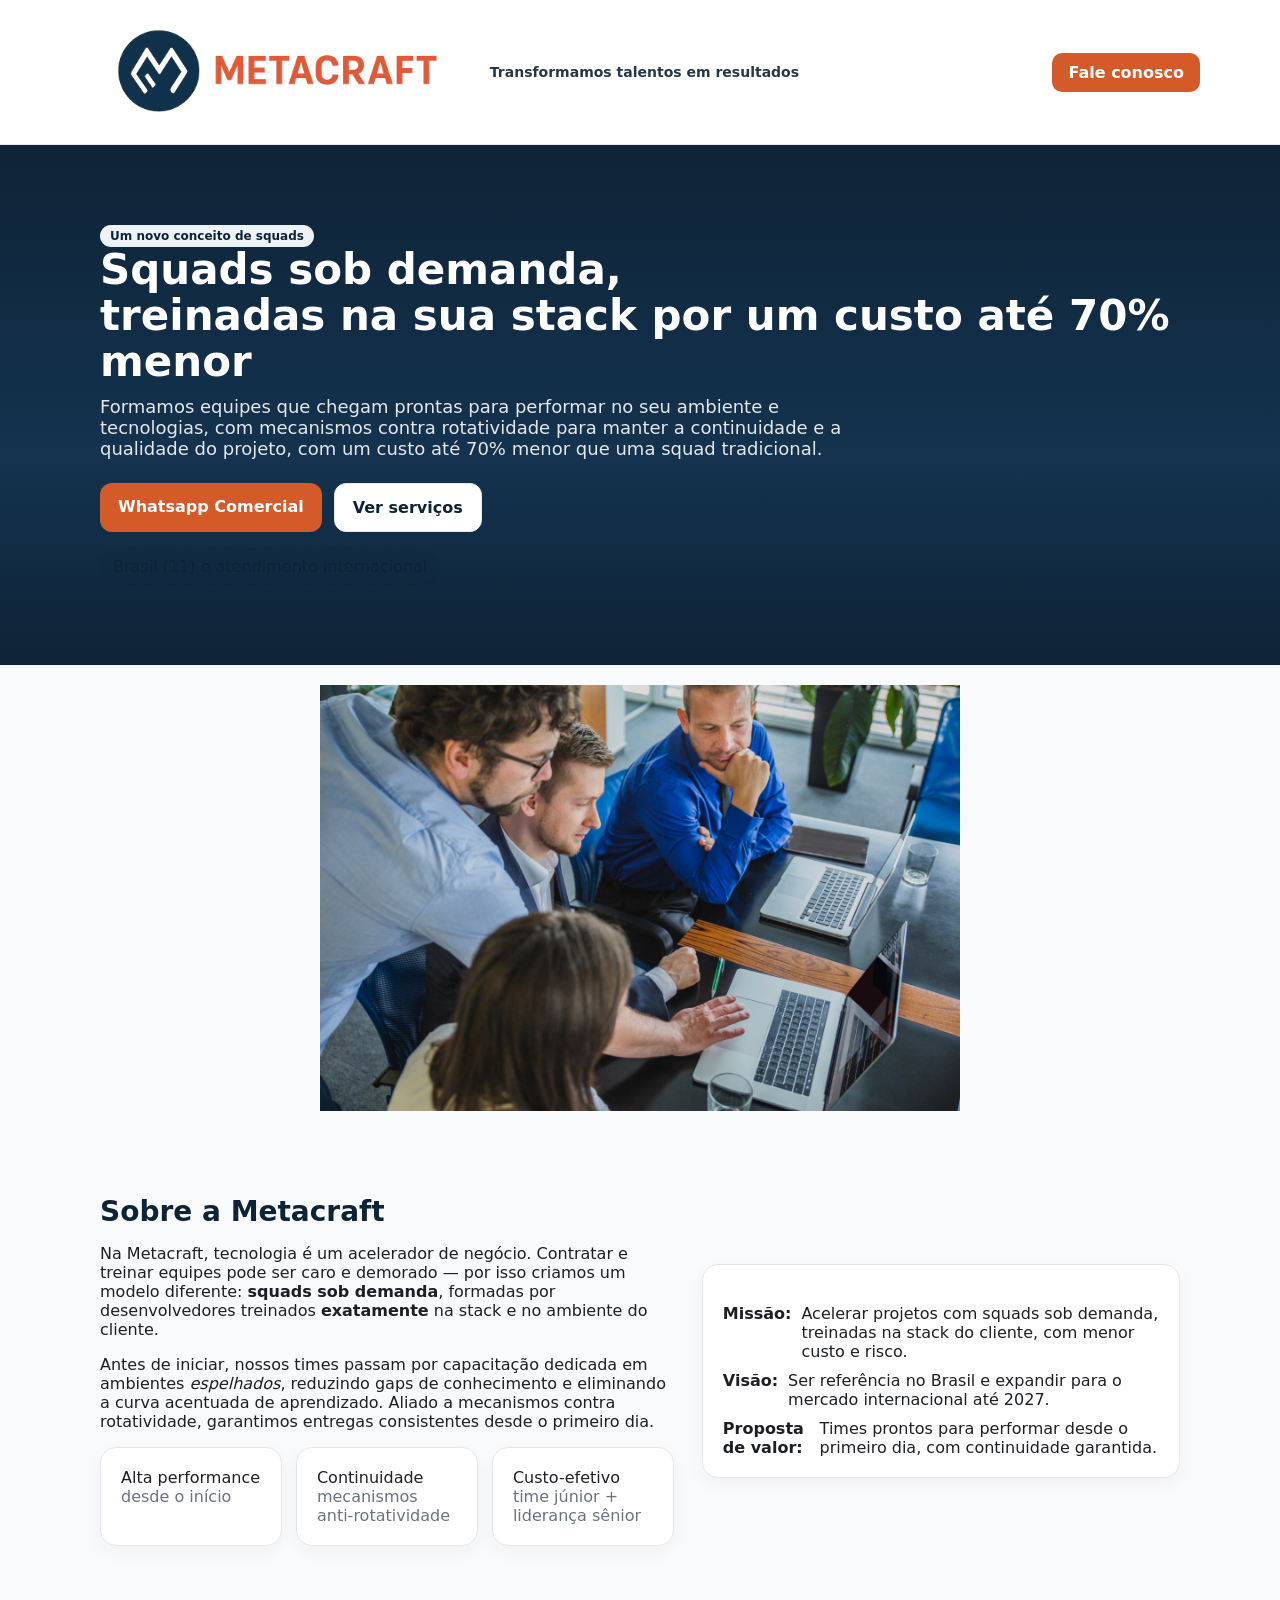
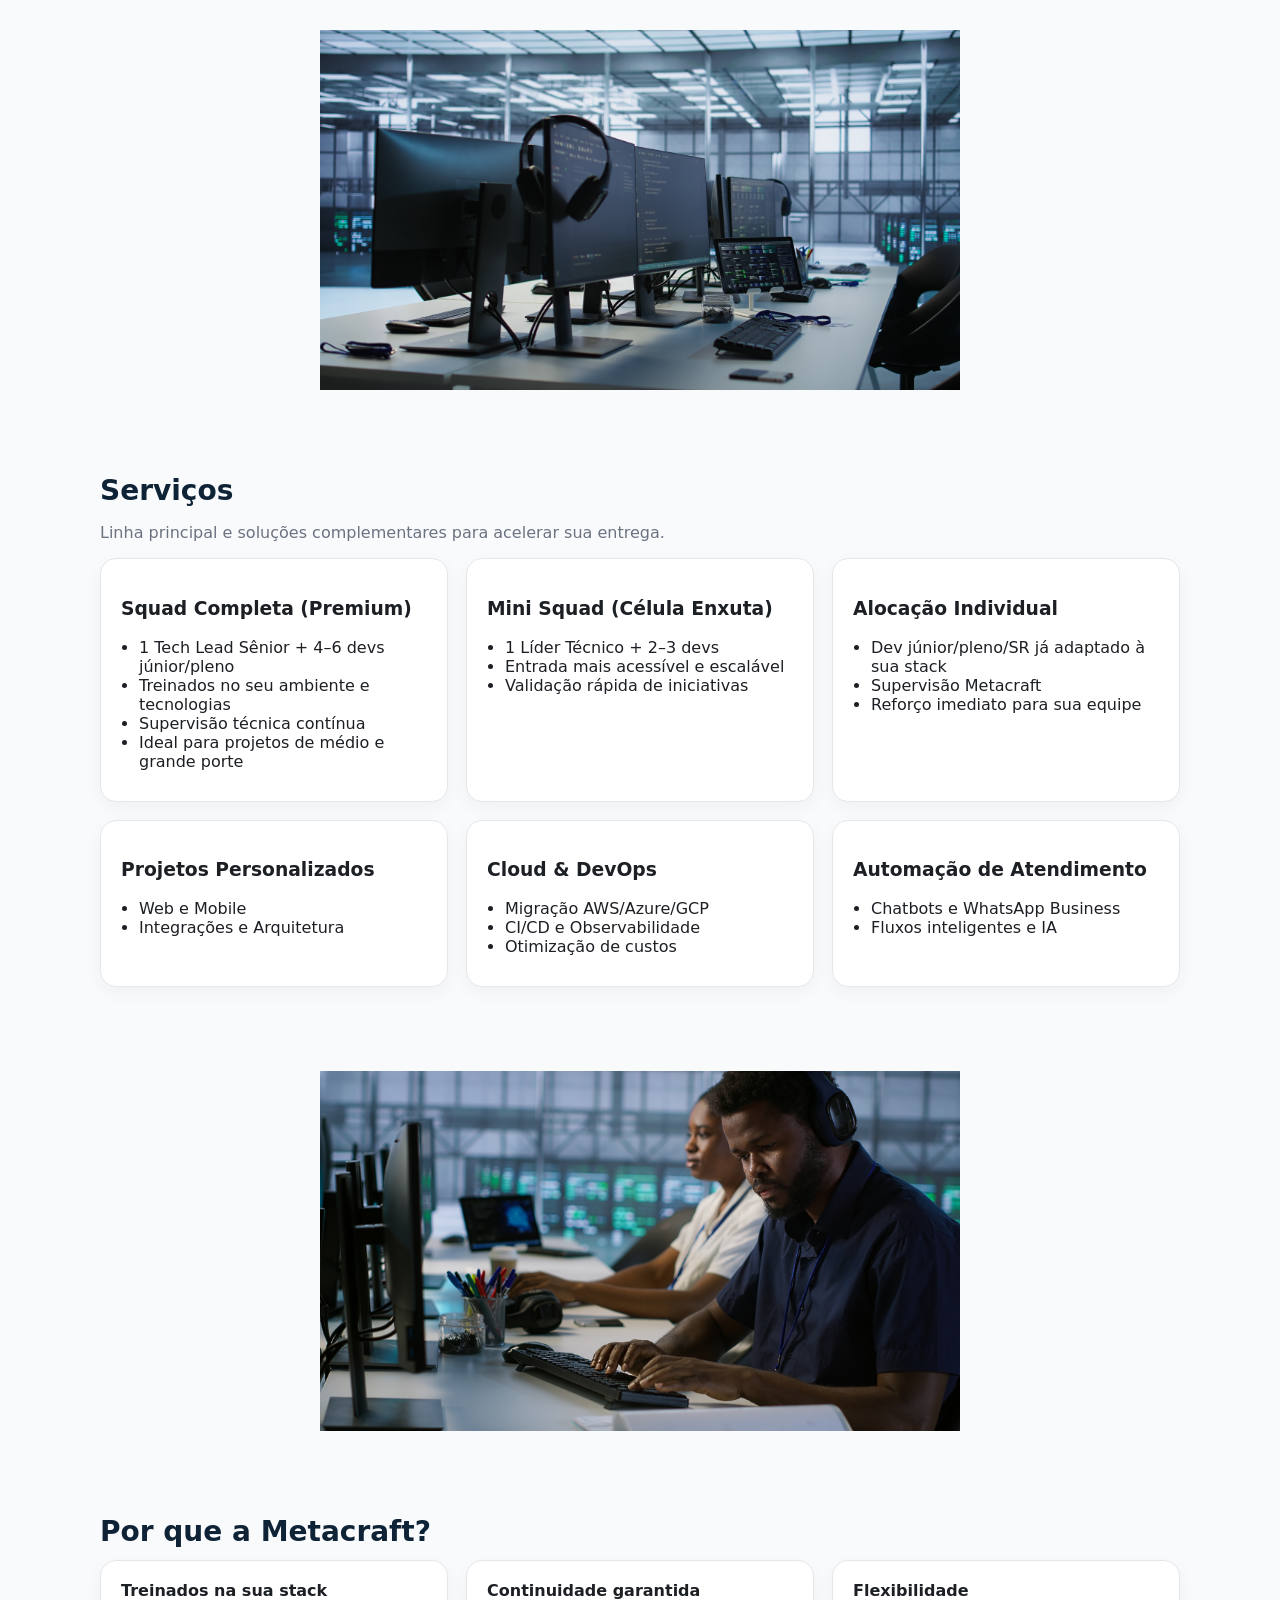
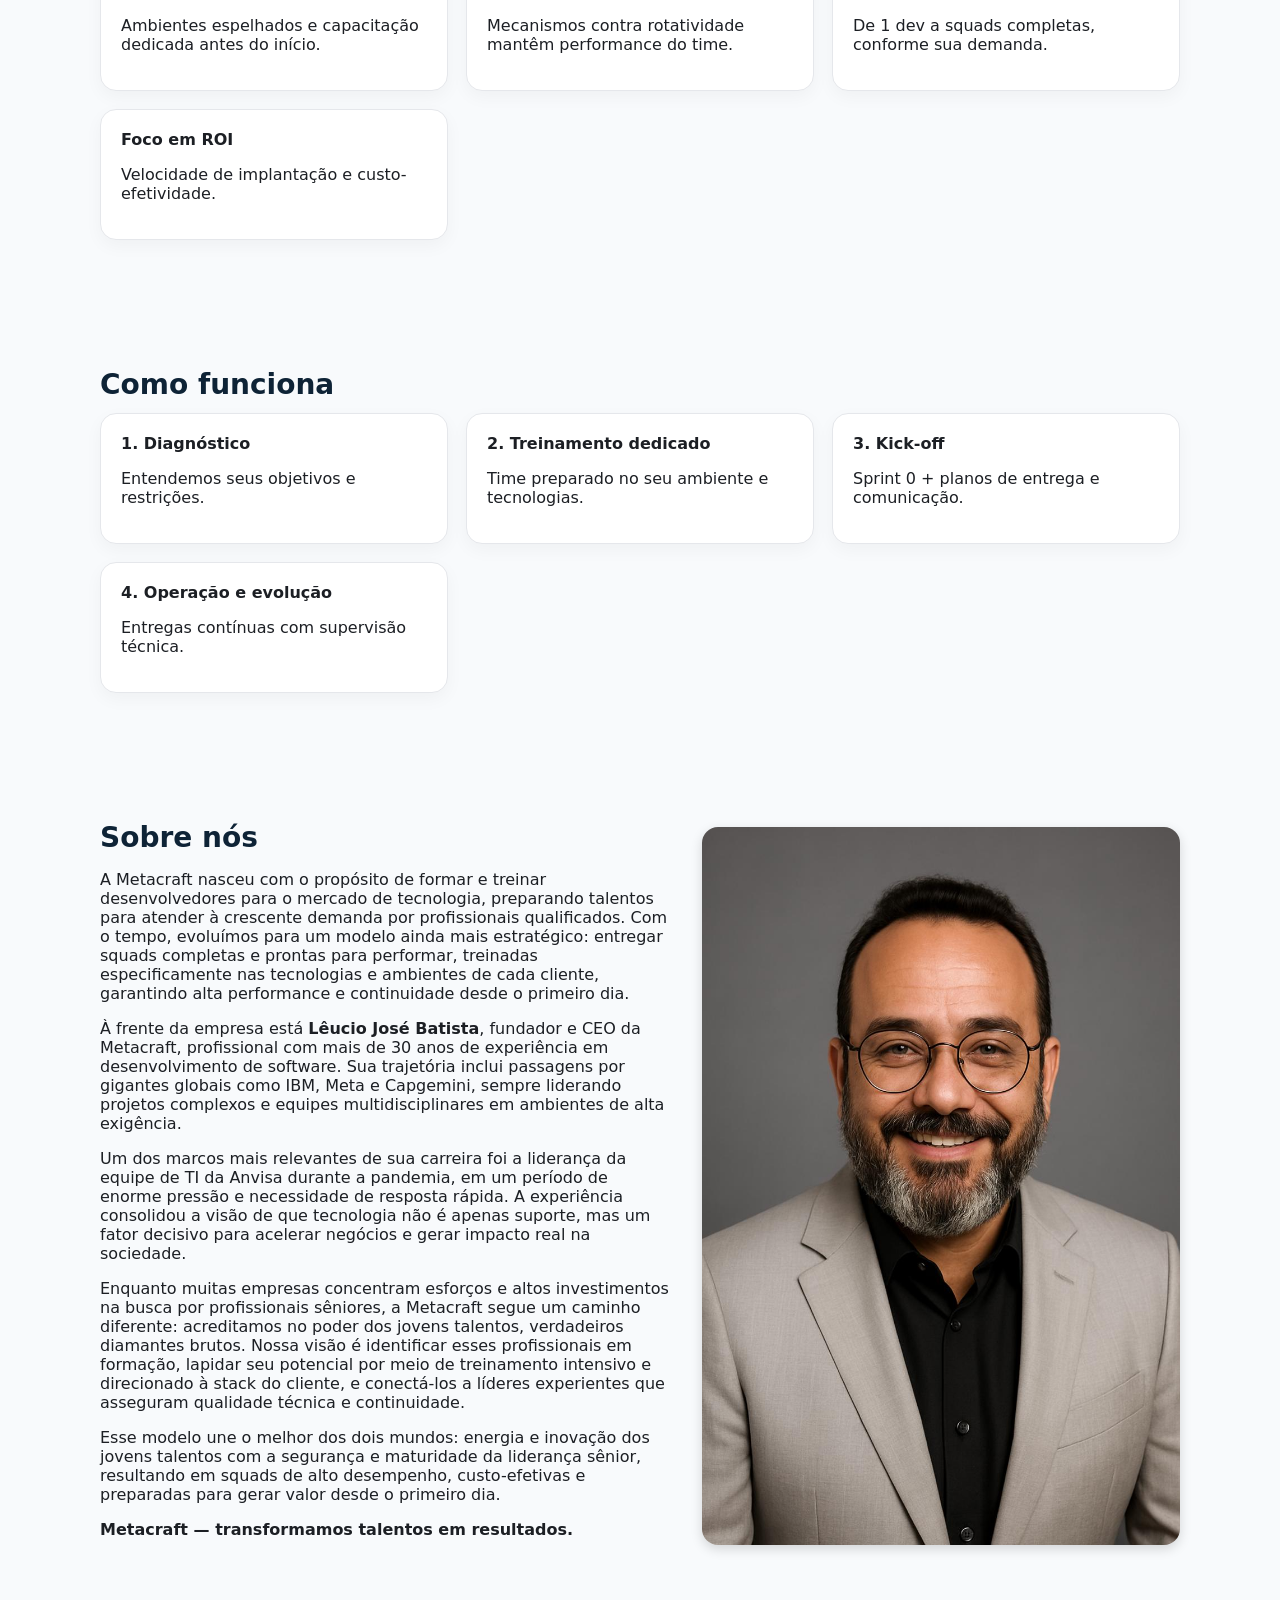
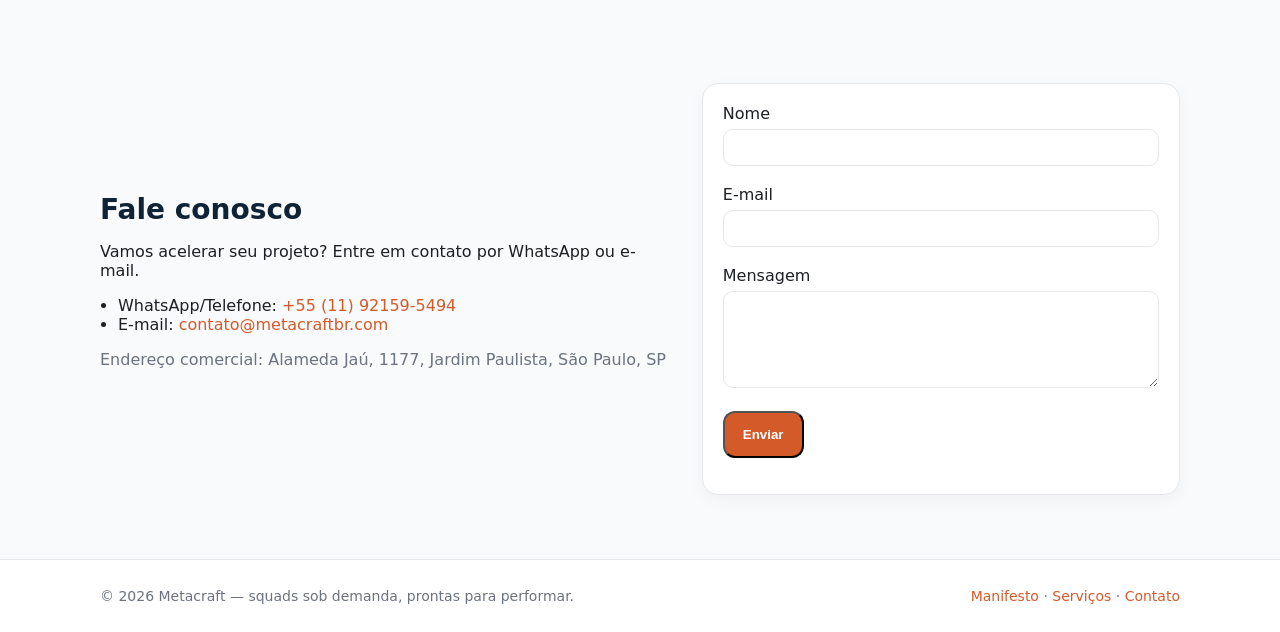
<file: index.html>
<!DOCTYPE html>
<html lang="pt-br">

<head>
    <meta charset="utf-8" />
    <meta name="google-site-verification" content="YH-UiYqsCq75fjalk6EZD0XIHxg6gppjbqOJDMjlaxU" />
    <meta name="viewport" content="width=device-width, initial-scale=1" />
    <title>Metacraft — Squads sob demanda, prontas para performar</title>
    <meta name="description"
        content="Metacraft: squads de tecnologia sob demanda, treinadas exatamente na stack e no ambiente do cliente. Alta performance desde o primeiro dia, com continuidade garantida." />
    <meta name="theme-color" content="#0E2336" />
    <meta property="og:title" content="Metacraft — Squads sob demanda, prontas para performar" />
    <meta property="og:description" content="Times já treinados na sua stack, entregando desde o primeiro dia." />
    <meta property="og:type" content="website" />
    <meta property="og:locale" content="pt_BR" />
    <meta property="og:image" content="assets/logo2.png" />
    <link rel="icon" href="assets/logo2.png" type="image/png" />
    <link rel="canonical" href="https://www.metacraftbr.com/" />
    <link rel="stylesheet" href="style.css" />

    <script type="application/ld+json">
      {
        "@context": "https://schema.org",
        "@type": "Organization",
        "name": "Metacraft",
        "url": "https://www.metacraftbr.com",
        "logo": "assets/logo2.png",
        "sameAs": ["https://www.linkedin.com/company/metacraft"],
        "contactPoint": [
          {
            "@type": "ContactPoint",
            "telephone": "+55-11-92159-5494",
            "contactType": "sales",
            "areaServed": "BR"
          }
        ]
      }
    </script>
</head>

<body>
    <!-- Header fixo -->
    <header>
        <div class="container nav">
            <div class="brand">
                <img src="assets/logo2.png" alt="Logo Metacraft" />
                <span class="brand-tagline">Transformamos talentos em resultados</span>
            </div>
            <div>
                <a class="btn" href="#contato">Fale conosco</a>
            </div>
        </div>
    </header>


    <!-- Includes das seções -->
    <main>
        <div data-include="hero.html"></div>
        <img src="assets/equipe-em-processo-de-criacao.jpg" alt="Equipe em processo de criação"
            style="width: 50%; display: block; margin: 20px auto;" />
        <div data-include="manifesto.html"></div>
        <img src="assets/programas-de-ia-utilizados-na-sala-servidor-para-garantir-o-desempenho-optimo-sistema.jpg" alt="" style="width: 50%; display: block; margin: 20px auto;" />

        <div data-include="servicos.html"></div>
        <img src="assets/trabalhador-lendo-papelada-em-centro-de-dados-usando-analise.jpg" alt=""
            style="width: 50%; display: block; margin: 20px auto;" />
        <div data-include="diferenciais.html"></div>
        <div data-include="processo.html"></div>
        <div data-include="sobrenos.html"></div> <!-- nova seção -->
        <div data-include="contato.html"></div>
    </main>

    <!-- Footer -->
    <div data-include="footer.html"></div>

    <script>
        // Carrega cada fragmento HTML
        (async () => {
            const slots = document.querySelectorAll("[data-include]");
            for (const slot of slots) {
                const file = slot.getAttribute("data-include");
                try {
                    const res = await fetch(file);
                    slot.innerHTML = await res.text();
                } catch (e) {
                    slot.innerHTML = "<!-- erro ao carregar " + file + " -->";
                }
            }
        })();
    </script>
    <script>
        // Atualiza ano no footer (executa após incluir footer)
        document.addEventListener("DOMContentLoaded", () => {
            const setYear = () => {
                const el = document.getElementById("y");
                if (el) el.textContent = new Date().getFullYear();
                else setTimeout(setYear, 50);
            };
            setYear();
        });
    </script>
</body>

</html>
</file>
<file: style.css>
:root {
  --navy: #0e2336;
  --orange: #d55a2a;
  --ink: #1c1f24;
  --muted: #6b7280;
  --bg: #f8fafc;
  --card: #ffffff;
  --ring: #e5e7eb;
}

* {
  box-sizing: border-box;
}

html, body {
  margin: 0;
  padding: 0;
  font-family: system-ui, -apple-system, Segoe UI, Roboto, Ubuntu,
    "Helvetica Neue", Arial, sans-serif;
  color: var(--ink);
  background: var(--bg);
}

a {
  color: var(--orange);
  text-decoration: none;
}
a:hover { text-decoration: underline; }

.container {
  max-width: 1120px;
  margin: 0 auto;
  padding: 0 20px;
}

header {
  position: sticky;
  top: 0;
  background: rgba(255, 255, 255, 0.92);
  backdrop-filter: saturate(180%) blur(12px);
  border-bottom: 1px solid var(--ring);
  z-index: 10;
}

.nav {
  display: flex;
  align-items: center;
  justify-content: space-between;
  padding: 12px 0;
}

.nav .brand {
  display: flex;
  align-items: center;
  gap: 12px;
}

.brand img {
  height: 120px;
  width: auto;
}

.brand .title {
  font-weight: 800;
  letter-spacing: 0.3px;
  color: var(--orange);
}


.brand-tagline {
  font-weight: 600;
  color: var(--navy);
  font-size: 14px;
  white-space: nowrap;
  opacity: 0.9;
  margin-left: 4px;
}

@media (max-width: 900px) {
  .brand-tagline { display: none; }
}

.nav a.btn {
  background: var(--orange);
  color: #fff;
  padding: 10px 16px;
  border-radius: 10px;
  font-weight: 600;
}

.hero {
  background: linear-gradient(180deg, #0e2336 0%, #14334f 60%, #0e2336 100%);
  color: #fff;
  padding: 80px 0;
}

.hero h1 {
  font-size: 42px;
  line-height: 1.1;
  margin: 0 0 10px;
}

.hero p {
  max-width: 760px;
  color: #e5e7eb;
  font-size: 18px;
  margin: 0 0 24px;
}

.hero .cta {
  display: flex;
  gap: 12px;
  flex-wrap: wrap;
}

.btn {
  display: inline-block;
  background: var(--orange);
  color: #fff;
  padding: 14px 18px;
  border-radius: 12px;
  font-weight: 700;
}
.btn.sec {
  background: #fff;
  color: var(--navy);
  border: 1px solid var(--ring);
}

section { padding: 64px 0; }

h2 {
  font-size: 28px;
  margin: 0 0 12px;
  color: var(--navy);
}

.grid { display: grid; gap: 18px; }
.grid.cards { grid-template-columns: repeat(auto-fit, minmax(260px, 1fr)); }

.card {
  background: var(--card);
  border: 1px solid var(--ring);
  border-radius: 16px;
  padding: 20px;
  box-shadow: 0 6px 18px rgba(2, 6, 23, 0.04);
}

.badge {
  display: inline-block;
  background: #edf2f7;
  color: var(--navy);
  padding: 4px 10px;
  border-radius: 999px;
  font-size: 12px;
  font-weight: 700;
}

ul { padding-left: 18px; margin: 10px 0; }
.muted { color: var(--muted); }

.split {
  display: grid;
  gap: 28px;
  grid-template-columns: 1.2fr 1fr;
  align-items: center;
}
@media (max-width: 900px) {
  .split { grid-template-columns: 1fr; }
  .hero h1 { font-size: 36px; }
}

footer {
  border-top: 1px solid var(--ring);
  background: #fff;
  padding: 28px 0;
  color: var(--muted);
  font-size: 14px;
}

.pill {
  display: inline-flex;
  gap: 10px;
  align-items: center;
  background: #0e23360f;
  border: 1px dashed #0e233633;
  padding: 8px 12px;
  border-radius: 999px;
  color: #0e2336;
}

.list { display: grid; gap: 10px; }
.list .item { display: flex; gap: 10px; }

.kpis {
  display: grid;
  gap: 14px;
  grid-template-columns: repeat(auto-fit, minmax(180px, 1fr));
  margin-top: 10px;
}
.k .n {
  font-weight: 800;
  font-size: 22px;
  color: var(--navy);
}
</file>
